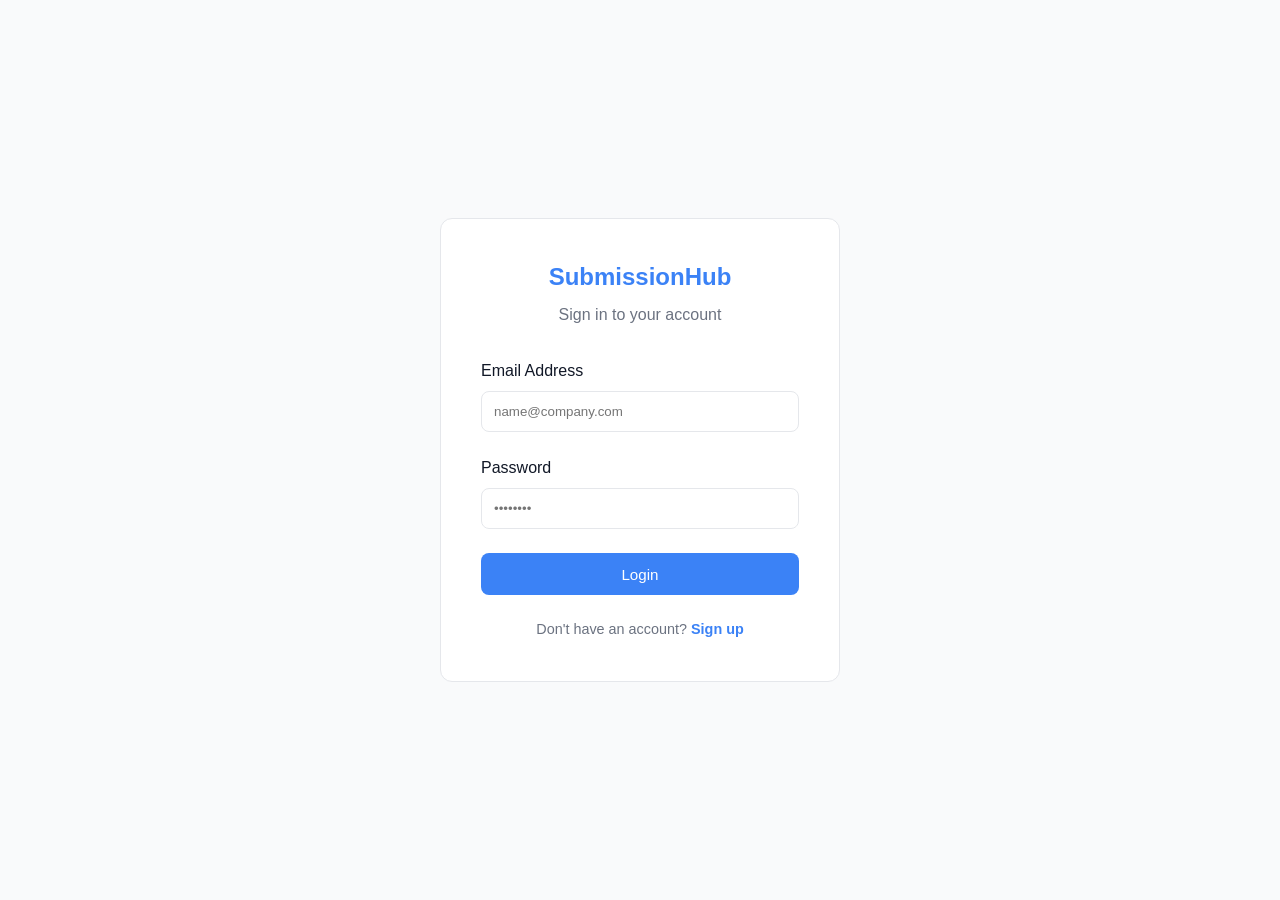
<file: login.html>
<!DOCTYPE html>
<html lang="en">
<head>
    <meta charset="UTF-8">
    <title>Login | SubmissionHub</title>
    <link rel="stylesheet" href="styles.css">
</head>
<body style="display:flex; align-items: center; justify-content: center; height: 100vh;">
    <div class="card" style="width: 100%; max-width: 400px; padding: 2.5rem;">
        <div style="text-align: center; margin-bottom: 2rem;">
            <h2 style="color: var(--primary); font-size: 1.5rem; margin-bottom: 0.5rem;">SubmissionHub</h2>
            <p style="color: var(--text-muted);">Sign in to your account</p>
        </div>
        <form onsubmit="event.preventDefault(); navigateTo('dashboard.html')">
            <div class="form-group">
                <label>Email Address</label>
                <input type="email" placeholder="name@company.com" required>
            </div>
            <div class="form-group">
                <label>Password</label>
                <input type="password" placeholder="••••••••" required>
            </div>
            <button type="submit" class="btn btn-primary" style="width:100%; padding: 0.8rem;">Login</button>
        </form>
        <p style="text-align: center; margin-top: 1.5rem; font-size: 0.9rem; color: var(--text-muted);">
            Don't have an account? <a href="#" style="color: var(--primary); font-weight: 600;">Sign up</a>
        </p>
    </div>
</body>
</html>
</file>
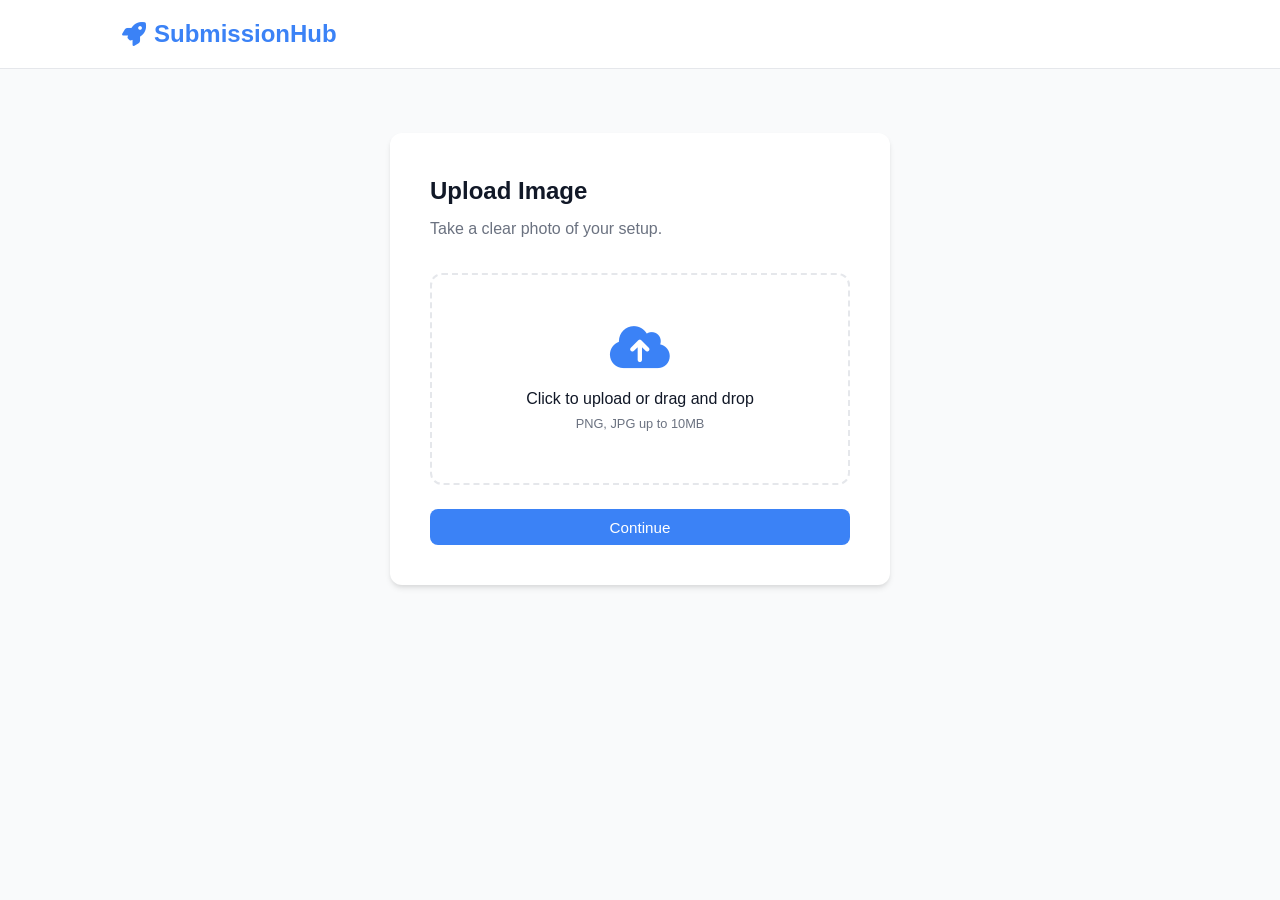
<file: submission.html>
<!DOCTYPE html>
<html lang="en">
<head>
    <meta charset="UTF-8">
    <title>Submit Entry | SubmissionHub</title>
    <link rel="stylesheet" href="styles.css">
    <link rel="stylesheet" href="https://cdnjs.cloudflare.com/ajax/libs/font-awesome/6.0.0/css/all.min.css">
</head>
<body>
    <header>
        <div class="container">
            <nav>
                <a href="index.html" class="logo"><i class="fas fa-rocket"></i> SubmissionHub</a>
            </nav>
        </div>
    </header>

    <div class="step-container">
        <!-- Step 1: Upload -->
        <div id="step-1" class="step active">
            <h2 style="margin-bottom: 0.5rem;">Upload Image</h2>
            <p style="color: var(--text-muted); margin-bottom: 2rem;">Take a clear photo of your setup.</p>
            
            <div class="upload-box" onclick="nextStep()">
                <i class="fas fa-cloud-upload-alt" style="font-size: 3rem; color: var(--primary); margin-bottom: 1rem;"></i>
                <p>Click to upload or drag and drop</p>
                <span style="font-size: 0.8rem; color: var(--text-muted);">PNG, JPG up to 10MB</span>
            </div>
            <button class="btn btn-primary" style="width:100%" onclick="nextStep()">Continue</button>
        </div>

        <!-- Step 2: Details -->
        <div id="step-2" class="step">
            <h2 style="margin-bottom: 0.5rem;">Entry Details</h2>
            <p style="color: var(--text-muted); margin-bottom: 2rem;">Provide identifiers for your submission.</p>
            
            <div class="form-group">
                <label>Serial Number or Label</label>
                <input type="text" placeholder="e.g. SN-9921-X">
            </div>
            
            <div class="form-group">
                <label>Submission Type</label>
                <div style="display: grid; grid-template-columns: 1fr 1fr; gap: 1rem;">
                    <button class="btn btn-outline" onclick="this.style.borderColor='var(--primary)'">Hardware</button>
                    <button class="btn btn-outline" onclick="this.style.borderColor='var(--primary)'">Peripheral</button>
                </div>
            </div>

            <button class="btn btn-primary" style="width:100%; margin-top: 1rem;" onclick="submitForm()">Submit Entry</button>
        </div>

        <!-- Step 3: Success -->
        <div id="step-3" class="step" style="text-align: center;">
            <div style="color: #10B981; font-size: 4rem; margin-bottom: 1.5rem;">
                <i class="fas fa-check-circle"></i>
            </div>
            <h2 style="margin-bottom: 1rem;">Submission Received!</h2>
            <p style="color: var(--text-muted); margin-bottom: 2rem;">Your entry is now <strong>pending review</strong>. You will be notified once an admin has verified it.</p>
            
            <button class="btn btn-primary" style="width:100%;" onclick="navigateTo('dashboard.html')">Track in Dashboard</button>
        </div>
    </div>
    <script src="script.js"></script>
</body>
</html>
</file>
<file: styles.css>
:root {
  --primary: #3B82F6;
  --primary-hover: #2563EB;
  --bg: #F9FAFB;
  --text-main: #111827;
  --text-muted: #6B7280;
  --white: #FFFFFF;
  --border: #E5E7EB;
  --shadow: 0 4px 6px -1px rgba(0, 0, 0, 0.1), 0 2px 4px -1px rgba(0, 0, 0, 0.06);
  --radius: 12px;
}

* {
  box-sizing: border-box;
  margin: 0;
  padding: 0;
}

body {
  font-family: 'Inter', -apple-system, BlinkMacSystemFont, "Segoe UI", Roboto, sans-serif;
  background-color: var(--bg);
  color: var(--text-main);
  line-height: 1.5;
}

a {
  text-decoration: none;
  color: inherit;
}

.container {
  max-width: 1100px;
  margin: 0 auto;
  padding: 0 2rem;
}

/* Header */
header {
  background: var(--white);
  border-bottom: 1px solid var(--border);
  padding: 1rem 0;
  position: sticky;
  top: 0;
  z-index: 100;
}

nav {
  display: flex;
  justify-content: space-between;
  align-items: center;
}

.logo {
  font-weight: 800;
  font-size: 1.5rem;
  color: var(--primary);
  display: flex;
  align-items: center;
  gap: 0.5rem;
}

.nav-links {
  display: flex;
  gap: 1.5rem;
  align-items: center;
}

.btn {
  padding: 0.6rem 1.2rem;
  border-radius: 8px;
  font-weight: 500;
  cursor: pointer;
  transition: all 0.2s;
  border: none;
  font-size: 0.95rem;
}

.btn-primary {
  background: var(--primary);
  color: white;
}

.btn-primary:hover {
  background: var(--primary-hover);
}

.btn-outline {
  background: transparent;
  border: 1px solid var(--border);
}

.btn-outline:hover {
  background: #f3f4f6;
}

/* Hero / Search */
.hero {
  padding: 6rem 0;
  text-align: center;
}

.hero h1 {
  font-size: 3rem;
  font-weight: 800;
  margin-bottom: 1.5rem;
  letter-spacing: -0.025em;
}

.search-container {
  max-width: 600px;
  margin: 0 auto;
  position: relative;
}

.search-input {
  width: 100%;
  padding: 1.2rem 1.5rem;
  padding-left: 3.5rem;
  border-radius: 50px;
  border: 1px solid var(--border);
  box-shadow: var(--shadow);
  font-size: 1.1rem;
  outline: none;
}

.search-icon {
  position: absolute;
  left: 1.2rem;
  top: 50%;
  transform: translateY(-50%);
  color: var(--text-muted);
}

/* Cards */
.grid {
  display: grid;
  grid-template-columns: repeat(auto-fill, minmax(280px, 1fr));
  gap: 2rem;
  margin-top: 2rem;
}

.card {
  background: var(--white);
  border-radius: var(--radius);
  overflow: hidden;
  border: 1px solid var(--border);
  transition: transform 0.2s, box-shadow 0.2s;
}

.card:hover {
  transform: translateY(-4px);
  box-shadow: var(--shadow);
}

.card-img {
  width: 100%;
  height: 180px;
  background: #e5e7eb;
  object-fit: cover;
}

.card-content {
  padding: 1.25rem;
}

.badge {
  font-size: 0.75rem;
  padding: 0.25rem 0.6rem;
  border-radius: 99px;
  font-weight: 600;
  text-transform: uppercase;
}

.badge-pending { background: #FEF3C7; color: #92400E; }
.badge-approved { background: #D1FAE5; color: #065F46; }
.badge-type-a { background: #DBEAFE; color: #1E40AF; }
.badge-type-b { background: #F3E8FF; color: #6B21A8; }

/* Admin Table */
.table-container {
  background: white;
  border-radius: var(--radius);
  border: 1px solid var(--border);
  overflow-x: auto;
}

table {
  width: 100%;
  border-collapse: collapse;
  text-align: left;
}

th, td {
  padding: 1rem;
  border-bottom: 1px solid var(--border);
}

th {
  background: #F9FAFB;
  font-weight: 600;
  color: var(--text-muted);
  font-size: 0.85rem;
}

/* Multi-step Form */
.step-container {
  max-width: 500px;
  margin: 4rem auto;
  background: white;
  padding: 2.5rem;
  border-radius: var(--radius);
  box-shadow: var(--shadow);
}

.step {
  display: none;
}

.step.active {
  display: block;
}

.form-group {
  margin-bottom: 1.5rem;
}

label {
  display: block;
  margin-bottom: 0.5rem;
  font-weight: 500;
}

input[type="text"], input[type="email"], input[type="password"], select {
  width: 100%;
  padding: 0.75rem;
  border-radius: 8px;
  border: 1px solid var(--border);
  outline: none;
}

.upload-box {
  border: 2px dashed var(--border);
  padding: 3rem 1rem;
  text-align: center;
  border-radius: var(--radius);
  cursor: pointer;
  margin-bottom: 1.5rem;
}

.upload-box:hover {
  border-color: var(--primary);
  background: #eff6ff;
}
</file>
